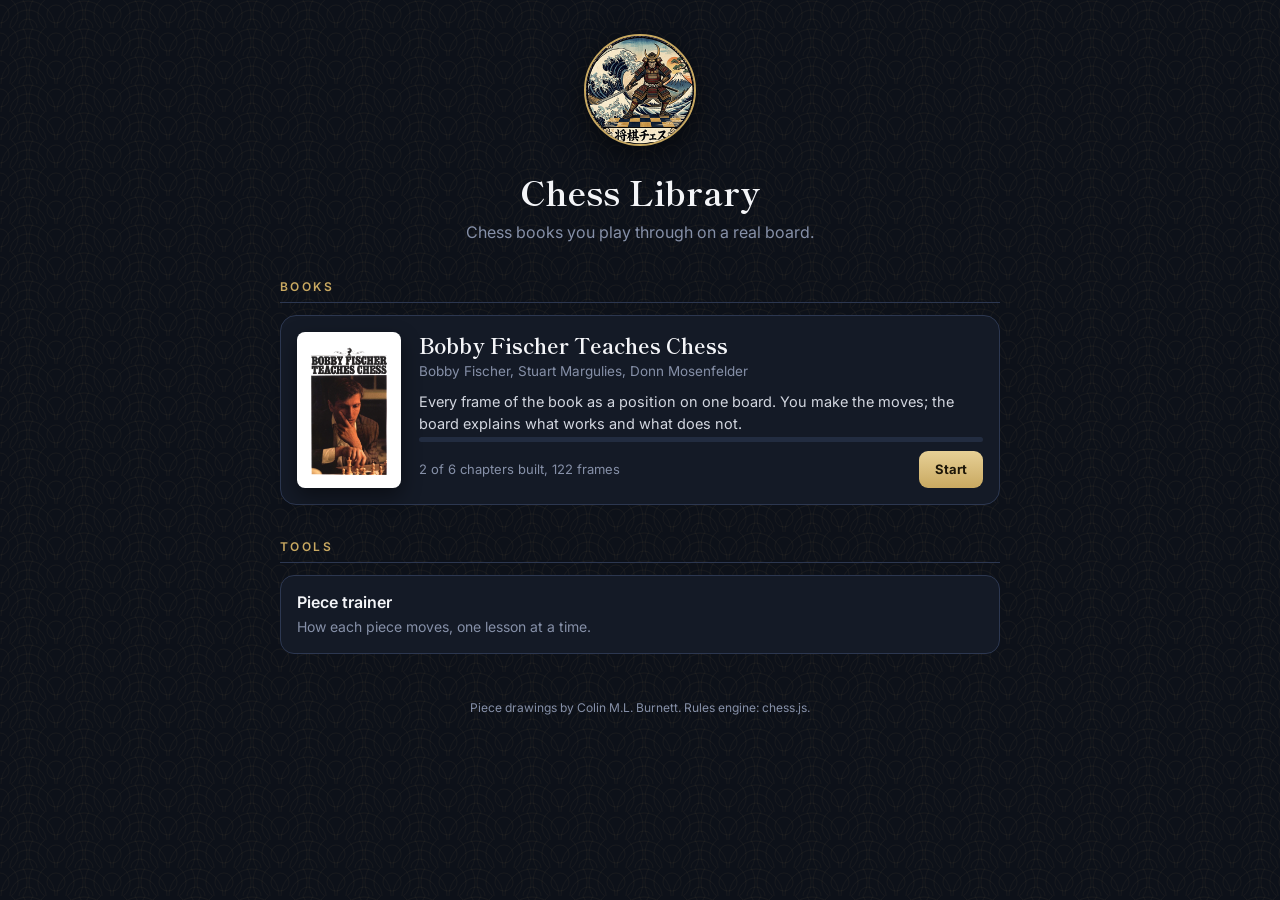
<file: index.html>
<!DOCTYPE html>
<html lang="en">
<head>
<meta charset="UTF-8">
<meta name="viewport" content="width=device-width, initial-scale=1.0, viewport-fit=cover">
<meta name="theme-color" content="#0d1119">
<meta name="mobile-web-app-capable" content="yes">
<meta name="apple-mobile-web-app-capable" content="yes">
<link rel="manifest" href="manifest.json">
<link rel="icon" href="icons/logo-96.png">
<link rel="apple-touch-icon" href="icons/logo-192.png">
<title>Chess Library</title>
<link rel="preconnect" href="https://fonts.googleapis.com">
<link href="https://fonts.googleapis.com/css2?family=Shippori+Mincho:wght@600;700&family=Inter:wght@400;500;600;700&display=swap" rel="stylesheet">
<link rel="stylesheet" href="app/app.css?v=3">
<style>
body { overflow-y: auto; overscroll-behavior: auto; }
.shelf { max-width: 760px; margin: 0 auto; padding: 34px 20px 60px; }
.hero { text-align: center; margin-bottom: 30px; }
.hero img { width: 112px; height: 112px; border-radius: 50%; border: 2px solid var(--gold); box-shadow: 0 10px 30px rgba(0, 0, 0, .5); }
.hero h1 { font: 700 34px var(--serif); color: var(--bright); margin: 14px 0 4px; }
.hero p { margin: 0; color: var(--dim); }
.shelf h2 { font: 600 12px var(--sans); letter-spacing: .2em; text-transform: uppercase; color: var(--gold); margin: 34px 0 12px; padding-bottom: 8px; border-bottom: 1px solid var(--line); }
.book { display: flex; gap: 18px; text-decoration: none; color: inherit; background: var(--navy); border: 1px solid var(--line); border-radius: 16px; padding: 16px; transition: border-color .15s, transform .15s; }
.book:hover { border-color: var(--gold); transform: translateY(-2px); }
.book img { width: 104px; aspect-ratio: 2 / 3; object-fit: cover; border-radius: 8px; box-shadow: 0 8px 20px rgba(0, 0, 0, .45); flex: none; }
.book-body { display: flex; flex-direction: column; min-width: 0; flex: 1; }
.book-title { font: 700 21px var(--serif); color: var(--bright); line-height: 1.25; }
.book-by { color: var(--dim); font-size: 13.5px; margin-top: 3px; }
.book-what { font-size: 14.5px; margin-top: 9px; }
.book-bar { height: 5px; border-radius: 3px; background: var(--panel-2); margin-top: auto; overflow: hidden; }
.book-bar i { display: block; height: 100%; width: 0; background: linear-gradient(90deg, var(--gold), var(--gold-hi)); }
.book-row { display: flex; align-items: center; justify-content: space-between; gap: 10px; margin-top: 9px; font-size: 13px; color: var(--dim); }
.book-go { background: linear-gradient(180deg, var(--gold-hi), var(--gold)); color: #1c1608; font-weight: 700; padding: 8px 16px; border-radius: 9px; white-space: nowrap; }
.due-link { display: block; margin-top: 10px; padding: 11px 16px; border-radius: 12px; border: 1px solid rgba(201, 169, 97, .55); background: rgba(201, 169, 97, .1); color: var(--gold-hi); text-decoration: none; font-weight: 600; }
.due-link[hidden] { display: none; }
.tool { display: block; text-decoration: none; color: inherit; background: var(--navy); border: 1px solid var(--line); border-radius: 14px; padding: 14px 16px; }
.tool:hover { border-color: var(--gold); }
.tool b { color: var(--bright); display: block; font-weight: 600; }
.tool span { color: var(--dim); font-size: 14px; }
.credit { margin-top: 44px; font-size: 12px; color: var(--dim); text-align: center; line-height: 1.6; }
@media (max-width: 480px) { .book img { width: 84px; } .book-title { font-size: 18px; } .book-what { display: none; } }
</style>
</head>
<body>
<div class="shelf">
  <div class="hero">
    <img src="icons/logo-192.png" alt="">
    <h1>Chess Library</h1>
    <p>Chess books you play through on a real board.</p>
  </div>

  <h2>Books</h2>
  <a class="book" href="bobby-fischer/index.html">
    <img src="bobby-fischer/cover.jpg" alt="">
    <div class="book-body">
      <div class="book-title">Bobby Fischer Teaches Chess</div>
      <div class="book-by">Bobby Fischer, Stuart Margulies, Donn Mosenfelder</div>
      <div class="book-what">Every frame of the book as a position on one board. You make the moves; the board explains what works and what does not.</div>
      <div class="book-bar"><i id="bf-bar"></i></div>
      <div class="book-row"><span id="bf-status"></span><span class="book-go" id="bf-go">Start</span></div>
    </div>
  </a>
  <a class="due-link" id="bf-due" href="bobby-fischer/index.html?review=1" hidden></a>

  <h2>Tools</h2>
  <a class="tool" href="trainer/index.html"><b>Piece trainer</b><span>How each piece moves, one lesson at a time.</span></a>

  <p class="credit">Piece drawings by Colin M.L. Burnett. Rules engine: chess.js.</p>
</div>
<script type="module">
import book from './bobby-fischer/book.js';
import { Store } from './app/store.js';
import { Sync } from './app/sync.js';
// progress on the shelf: frames finished out of the frames that are built, and reviews due
const store = new Store(book.id), sync = new Sync(store);
const chapters = [];
for (const meta of book.chapters.filter(c => c.file)) chapters.push((await import('./bobby-fischer/' + meta.file)).default);
function show() {
  let total = 0, done = 0;
  for (const ch of chapters) for (const fr of ch.frames) {
    if (!fr.steps.some(s => s.task)) continue;
    total++;
    if (store.frameStatus(ch.id, fr)) done++;
  }
  const cards = store.cards();
  document.getElementById('bf-bar').style.width = (total ? (done / total) * 100 : 0) + '%';
  const bits = [done ? `${done} of ${total} frames done` : `${chapters.length} of ${book.chapters.length} chapters built, ${total} frames`];
  if (cards.learning || cards.mature) bits.push(`${cards.learning} learning, ${cards.mature} mature`);
  document.getElementById('bf-status').textContent = bits.join(' \u00b7 ');
  document.getElementById('bf-go').textContent = store.data.pos ? 'Continue' : 'Start';
  const due = document.getElementById('bf-due');
  due.hidden = !cards.due;
  due.textContent = `Review ${cards.due} missed ${cards.due === 1 ? 'position' : 'positions'}`;
}
show();
sync.pull().then(show);
document.addEventListener('visibilitychange', () => { if (document.visibilityState === 'visible') sync.pull().then(show); });
if ('serviceWorker' in navigator) navigator.serviceWorker.register('sw.js').catch(() => {});
</script>
</body>
</html>
</file>
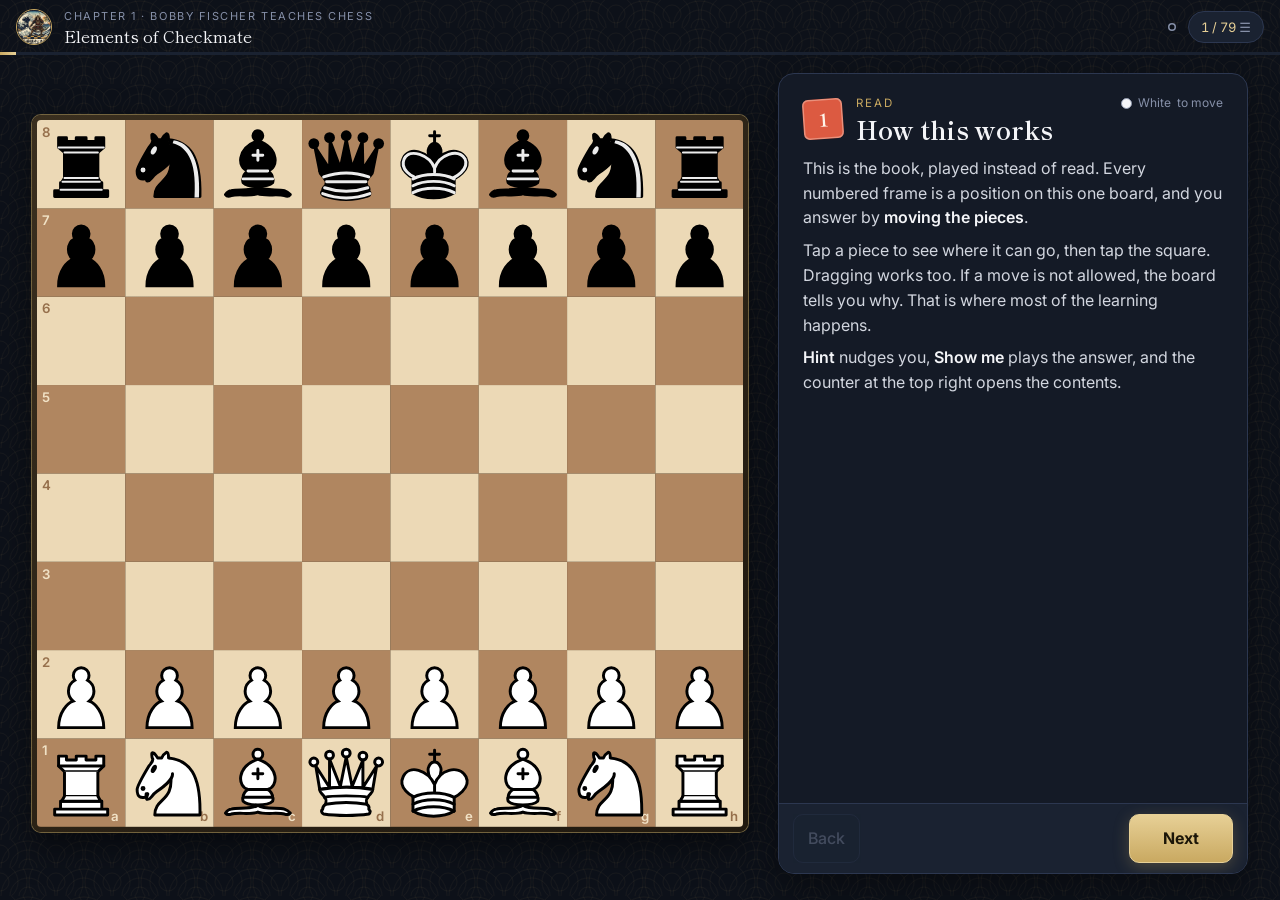
<file: bobby-fischer/index.html>
<!DOCTYPE html>
<html lang="en">
<head>
<meta charset="UTF-8">
<meta name="viewport" content="width=device-width, initial-scale=1.0, viewport-fit=cover">
<meta name="theme-color" content="#0d1119">
<meta name="mobile-web-app-capable" content="yes">
<meta name="apple-mobile-web-app-capable" content="yes">
<link rel="manifest" href="../manifest.json">
<link rel="icon" href="../icons/logo-96.png">
<link rel="apple-touch-icon" href="../icons/logo-192.png">
<title>Bobby Fischer Teaches Chess</title>
<link rel="preconnect" href="https://fonts.googleapis.com">
<link href="https://fonts.googleapis.com/css2?family=Shippori+Mincho:wght@600;700&family=Inter:wght@400;500;600;700&display=swap" rel="stylesheet">
<link rel="stylesheet" href="../app/app.css?v=3">
</head>
<body>
<div id="app"></div>
<script type="module">
import book from './book.js';
import { start } from '../app/player.js';
start(book, new URL('.', import.meta.url));
if ('serviceWorker' in navigator) navigator.serviceWorker.register('../sw.js').catch(() => {});
</script>
</body>
</html>
</file>
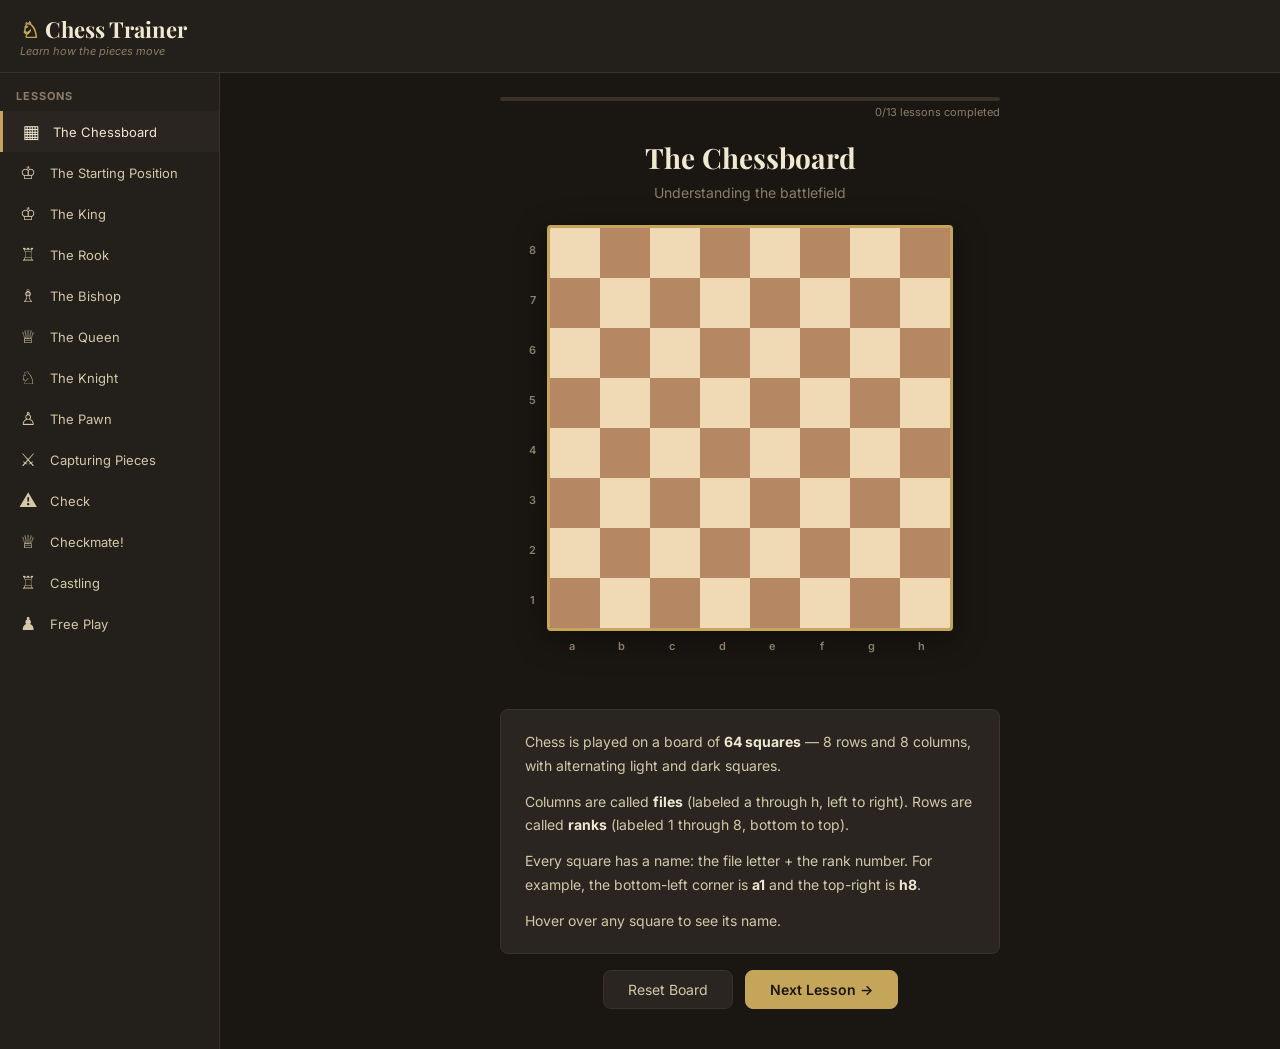
<file: trainer/index.html>
<!DOCTYPE html>
<html lang="en">
<head>
<meta charset="UTF-8">
<meta name="viewport"
  content="width=device-width, initial-scale=1.0">
<title>Chess Trainer — Learn the Pieces</title>
<link href="https://fonts.googleapis.com/css2?family=Playfair+Display:wght@400;700&family=Inter:wght@400;500;600&display=swap" rel="stylesheet">
<style>
:root {
  --bg: #1a1612;
  --bg-raised: #231f1a;
  --bg-card: #2a2520;
  --border: #3a3228;
  --border-gold: #c5a55a;
  --text: #d4c8a8;
  --text-dim: #8a7e68;
  --text-bright: #f0e8d0;
  --accent: #c5a55a;
  --success: #5a8a5a;
  --error: #c45050;
  --light-sq: #f0d9b5;
  --dark-sq: #b58863;
  --highlight: rgba(255,255,100,0.4);
  --move-dot: rgba(90,138,90,0.6);
  --capture-ring: rgba(196,80,80,0.7);
  --radius: 8px;
}
* { margin:0; padding:0; box-sizing:border-box; }
body {
  background: var(--bg);
  color: var(--text);
  font-family: 'Inter', system-ui, sans-serif;
  min-height: 100vh;
}
.app-header {
  display: flex;
  align-items: center;
  justify-content: space-between;
  padding: 14px 20px;
  border-bottom: 1px solid var(--border);
  background: var(--bg-raised);
}
.app-header h1 {
  font-family: 'Playfair Display', serif;
  font-size: 22px;
  font-weight: 700;
  color: var(--text-bright);
}
.app-header h1 span { color: var(--accent); }
.header-sub {
  font-size: 11px;
  color: var(--text-dim);
  font-style: italic;
}
.layout {
  display: flex;
  min-height: calc(100vh - 60px);
}

/* === SIDEBAR === */
.sidebar {
  width: 220px;
  border-right: 1px solid var(--border);
  background: var(--bg-raised);
  padding: 16px 0;
  flex-shrink: 0;
  overflow-y: auto;
}
.sidebar h3 {
  font-size: 11px;
  text-transform: uppercase;
  letter-spacing: 1px;
  color: var(--text-dim);
  padding: 0 16px 8px;
}
.lesson-btn {
  display: flex;
  align-items: center;
  gap: 10px;
  width: 100%;
  padding: 10px 16px;
  border: none;
  background: none;
  color: var(--text);
  font-size: 13px;
  font-family: inherit;
  cursor: pointer;
  text-align: left;
  transition: background 0.15s;
}
.lesson-btn:hover { background: var(--bg-card); }
.lesson-btn.active {
  background: var(--bg-card);
  color: var(--text-bright);
  border-left: 3px solid var(--accent);
}
.lesson-btn .icon { font-size: 18px; width: 24px;
  text-align: center; }
.lesson-btn .check {
  margin-left: auto;
  color: var(--success);
  font-size: 14px;
  display: none;
}
.lesson-btn.completed .check { display: inline; }

/* === MAIN AREA === */
.main {
  flex: 1;
  display: flex;
  flex-direction: column;
  align-items: center;
  padding: 24px;
  overflow-y: auto;
}
.lesson-title {
  font-family: 'Playfair Display', serif;
  font-size: 28px;
  color: var(--text-bright);
  margin-bottom: 8px;
}
.lesson-subtitle {
  font-size: 14px;
  color: var(--text-dim);
  margin-bottom: 24px;
}

/* === CHESS BOARD === */
.board-wrap {
  position: relative;
  margin-bottom: 20px;
}
.board-container {
  display: inline-block;
  border: 3px solid var(--border-gold);
  border-radius: 4px;
  overflow: hidden;
  box-shadow: 0 8px 32px rgba(0,0,0,0.4);
}
.board-container svg { display: block; }
.file-labels, .rank-labels {
  display: flex;
  font-size: 11px;
  color: var(--text-dim);
  font-weight: 600;
}
.file-labels {
  justify-content: space-around;
  padding: 4px 0;
  width: 400px;
}
.rank-labels {
  position: absolute;
  left: -18px;
  top: 0;
  height: 400px;
  flex-direction: column;
  justify-content: space-around;
  align-items: center;
}

/* === INSTRUCTION PANEL === */
.instruction-panel {
  background: var(--bg-card);
  border: 1px solid var(--border);
  border-radius: var(--radius);
  padding: 20px 24px;
  max-width: 500px;
  width: 100%;
  margin-bottom: 16px;
}
.instruction-panel p {
  font-size: 14px;
  line-height: 1.7;
  margin-bottom: 12px;
}
.instruction-panel p:last-child { margin-bottom: 0; }
.instruction-panel strong { color: var(--text-bright); }
.instruction-panel .piece-symbol {
  font-size: 22px;
  vertical-align: middle;
}

/* === CHALLENGE BOX === */
.challenge-box {
  background: rgba(197,165,90,0.1);
  border: 1px solid rgba(197,165,90,0.3);
  border-radius: var(--radius);
  padding: 16px 20px;
  max-width: 500px;
  width: 100%;
  margin-bottom: 16px;
}
.challenge-box h4 {
  font-size: 13px;
  text-transform: uppercase;
  letter-spacing: 0.5px;
  color: var(--accent);
  margin-bottom: 8px;
}
.challenge-box p {
  font-size: 14px;
  line-height: 1.6;
}

/* === FEEDBACK === */
.feedback {
  padding: 12px 20px;
  border-radius: var(--radius);
  max-width: 500px;
  width: 100%;
  margin-bottom: 16px;
  font-size: 14px;
  display: none;
}
.feedback.success {
  display: block;
  background: rgba(90,138,90,0.15);
  border: 1px solid rgba(90,138,90,0.4);
  color: #8fc88f;
}
.feedback.error {
  display: block;
  background: rgba(196,80,80,0.15);
  border: 1px solid rgba(196,80,80,0.4);
  color: #e88;
}

/* === BUTTONS === */
.btn-row {
  display: flex;
  gap: 12px;
  margin-bottom: 16px;
}
.btn {
  padding: 10px 24px;
  border: 1px solid var(--border);
  border-radius: var(--radius);
  background: var(--bg-card);
  color: var(--text);
  font-family: inherit;
  font-size: 14px;
  cursor: pointer;
  transition: all 0.15s;
}
.btn:hover {
  background: var(--bg-raised);
  border-color: var(--accent);
  color: var(--text-bright);
}
.btn-primary {
  background: var(--accent);
  color: #1a1612;
  border-color: var(--accent);
  font-weight: 600;
}
.btn-primary:hover {
  background: #d4b46a;
  border-color: #d4b46a;
  color: #1a1612;
}

/* === PIECE SELECTOR === */
.piece-selector {
  display: flex;
  gap: 8px;
  margin-bottom: 16px;
}
.piece-option {
  width: 50px;
  height: 50px;
  display: flex;
  align-items: center;
  justify-content: center;
  font-size: 32px;
  border: 2px solid var(--border);
  border-radius: var(--radius);
  background: var(--bg-card);
  cursor: pointer;
  transition: all 0.15s;
}
.piece-option:hover {
  border-color: var(--accent);
  background: var(--bg-raised);
}
.piece-option.active {
  border-color: var(--accent);
  background: rgba(197,165,90,0.15);
  box-shadow: 0 0 12px rgba(197,165,90,0.2);
}

/* === PROGRESS BAR === */
.progress-wrap {
  width: 100%;
  max-width: 500px;
  margin-bottom: 20px;
}
.progress-bar {
  height: 4px;
  background: var(--border);
  border-radius: 2px;
  overflow: hidden;
}
.progress-fill {
  height: 100%;
  background: var(--accent);
  transition: width 0.3s ease;
}
.progress-label {
  font-size: 11px;
  color: var(--text-dim);
  margin-top: 4px;
  text-align: right;
}

/* === MOBILE === */
@media (max-width: 700px) {
  .layout { flex-direction: column; }
  .sidebar {
    width: 100%;
    border-right: none;
    border-bottom: 1px solid var(--border);
    padding: 8px 0;
    display: flex;
    overflow-x: auto;
    gap: 0;
  }
  .sidebar h3 { display: none; }
  .lesson-btn {
    flex-direction: column;
    padding: 6px 12px;
    font-size: 11px;
    white-space: nowrap;
    min-width: auto;
  }
  .lesson-btn .icon { font-size: 16px; }
  .lesson-btn.active { border-left: none;
    border-bottom: 2px solid var(--accent); }
  .board-container svg {
    width: 320px; height: 320px;
  }
  .file-labels { width: 320px; }
  .rank-labels { height: 320px; }
  .main { padding: 16px; }
}
</style>
</head>
<body>

<div class="app-header">
  <div>
    <h1><span>&#9816;</span> Chess Trainer</h1>
    <div class="header-sub">
      Learn how the pieces move
    </div>
  </div>
</div>

<div class="layout">
  <nav class="sidebar" id="sidebar">
    <h3>Lessons</h3>
  </nav>

  <main class="main" id="main">
    <!-- content injected by JS -->
  </main>
</div>

<script>
// ================================================
// CHESS ENGINE
// ================================================
const EMPTY = null;
const WHITE = 'w';
const BLACK = 'b';

const PIECES = {
  K: { color: WHITE, type: 'king',   symbol: '\u2654' },
  Q: { color: WHITE, type: 'queen',  symbol: '\u2655' },
  R: { color: WHITE, type: 'rook',   symbol: '\u2656' },
  B: { color: WHITE, type: 'bishop', symbol: '\u2657' },
  N: { color: WHITE, type: 'knight', symbol: '\u2658' },
  P: { color: WHITE, type: 'pawn',   symbol: '\u2659' },
  k: { color: BLACK, type: 'king',   symbol: '\u265A' },
  q: { color: BLACK, type: 'queen',  symbol: '\u265B' },
  r: { color: BLACK, type: 'rook',   symbol: '\u265C' },
  b: { color: BLACK, type: 'bishop', symbol: '\u265D' },
  n: { color: BLACK, type: 'knight', symbol: '\u265E' },
  p: { color: BLACK, type: 'pawn',   symbol: '\u265F' },
};

function newBoard() {
  const b = [];
  for (let i = 0; i < 64; i++) b.push(EMPTY);
  return b;
}

function idx(r, c) { return r * 8 + c; }
function row(i) { return Math.floor(i / 8); }
function col(i) { return i % 8; }
function inBounds(r, c) {
  return r >= 0 && r < 8 && c >= 0 && c < 8;
}

function boardFromFEN(fen) {
  const board = newBoard();
  const parts = fen.split(' ');
  const rows = parts[0].split('/');
  for (let r = 0; r < 8; r++) {
    let c = 0;
    for (const ch of rows[r]) {
      if (ch >= '1' && ch <= '8') {
        c += parseInt(ch);
      } else {
        board[idx(r, c)] = ch;
        c++;
      }
    }
  }
  return board;
}

function startingPosition() {
  return boardFromFEN(
    'rnbqkbnr/pppppppp/8/8/8/8/PPPPPPPP/RNBQKBNR'
  );
}

function pieceColor(p) {
  if (!p) return null;
  return p === p.toUpperCase() ? WHITE : BLACK;
}

function getLegalMoves(board, index, opts) {
  opts = opts || {};
  const piece = board[index];
  if (!piece) return [];
  const info = PIECES[piece];
  const r = row(index), c = col(index);
  const color = info.color;
  const moves = [];

  function addIfValid(tr, tc) {
    if (!inBounds(tr, tc)) return false;
    const target = board[idx(tr, tc)];
    if (target && pieceColor(target) === color)
      return false;
    moves.push(idx(tr, tc));
    return !target; // continue sliding if empty
  }

  function slide(dr, dc) {
    let tr = r + dr, tc = c + dc;
    while (inBounds(tr, tc)) {
      if (!addIfValid(tr, tc)) break;
      tr += dr; tc += dc;
    }
  }

  switch (info.type) {
    case 'king':
      for (let dr = -1; dr <= 1; dr++)
        for (let dc = -1; dc <= 1; dc++)
          if (dr || dc) addIfValid(r + dr, c + dc);
      break;

    case 'queen':
      for (let dr = -1; dr <= 1; dr++)
        for (let dc = -1; dc <= 1; dc++)
          if (dr || dc) slide(dr, dc);
      break;

    case 'rook':
      slide(0, 1); slide(0, -1);
      slide(1, 0); slide(-1, 0);
      break;

    case 'bishop':
      slide(1, 1); slide(1, -1);
      slide(-1, 1); slide(-1, -1);
      break;

    case 'knight':
      const kMoves = [
        [-2,-1],[-2,1],[-1,-2],[-1,2],
        [1,-2],[1,2],[2,-1],[2,1]
      ];
      for (const [dr,dc] of kMoves)
        addIfValid(r + dr, c + dc);
      break;

    case 'pawn':
      const dir = color === WHITE ? -1 : 1;
      const startRow = color === WHITE ? 6 : 1;
      // forward 1
      const f1 = r + dir;
      if (inBounds(f1, c) && !board[idx(f1, c)]) {
        moves.push(idx(f1, c));
        // forward 2 from start
        const f2 = r + dir * 2;
        if (r === startRow && !board[idx(f2, c)])
          moves.push(idx(f2, c));
      }
      // captures
      for (const dc of [-1, 1]) {
        const tc = c + dc;
        if (inBounds(f1, tc)) {
          const target = board[idx(f1, tc)];
          if (target && pieceColor(target) !== color)
            moves.push(idx(f1, tc));
        }
      }
      break;
  }

  return moves;
}

// ================================================
// BOARD RENDERER (SVG)
// ================================================
const SQ = 50; // square size
const BOARD_SIZE = SQ * 8;

function createBoardSVG(container) {
  const ns = 'http://www.w3.org/2000/svg';
  const svg = document.createElementNS(ns, 'svg');
  svg.setAttribute('width', BOARD_SIZE);
  svg.setAttribute('height', BOARD_SIZE);
  svg.setAttribute('viewBox', `0 0 ${BOARD_SIZE} ${BOARD_SIZE}`);

  // draw squares
  for (let r = 0; r < 8; r++) {
    for (let c = 0; c < 8; c++) {
      const rect = document.createElementNS(ns, 'rect');
      rect.setAttribute('x', c * SQ);
      rect.setAttribute('y', r * SQ);
      rect.setAttribute('width', SQ);
      rect.setAttribute('height', SQ);
      rect.setAttribute('fill',
        (r + c) % 2 === 0
        ? 'var(--light-sq)' : 'var(--dark-sq)');
      rect.setAttribute('data-sq', idx(r, c));
      rect.classList.add('sq');
      svg.appendChild(rect);
    }
  }

  // highlight layer
  const hlGroup = document.createElementNS(ns, 'g');
  hlGroup.id = 'highlights';
  svg.appendChild(hlGroup);

  // piece layer
  const pieceGroup = document.createElementNS(ns, 'g');
  pieceGroup.id = 'pieces';
  svg.appendChild(pieceGroup);

  // move indicator layer
  const moveGroup = document.createElementNS(ns, 'g');
  moveGroup.id = 'move-indicators';
  svg.appendChild(moveGroup);

  container.appendChild(svg);
  return svg;
}

function renderPieces(svg, board) {
  const ns = 'http://www.w3.org/2000/svg';
  const g = svg.querySelector('#pieces');
  g.innerHTML = '';
  for (let i = 0; i < 64; i++) {
    if (!board[i]) continue;
    const info = PIECES[board[i]];
    const t = document.createElementNS(ns, 'text');
    t.setAttribute('x', col(i) * SQ + SQ / 2);
    t.setAttribute('y', row(i) * SQ + SQ / 2 + 2);
    t.setAttribute('text-anchor', 'middle');
    t.setAttribute('dominant-baseline', 'central');
    t.setAttribute('font-size', '38');
    t.setAttribute('data-sq', i);
    t.classList.add('piece');
    t.style.cursor = 'pointer';
    t.style.userSelect = 'none';
    // add stroke for contrast
    if (info.color === WHITE) {
      t.setAttribute('fill', '#fff');
      t.setAttribute('stroke', '#333');
      t.setAttribute('stroke-width', '0.5');
    } else {
      t.setAttribute('fill', '#222');
      t.setAttribute('stroke', '#000');
      t.setAttribute('stroke-width', '0.3');
    }
    t.textContent = info.symbol;
    g.appendChild(t);
  }
}

function clearHighlights(svg) {
  svg.querySelector('#highlights').innerHTML = '';
  svg.querySelector('#move-indicators').innerHTML = '';
}

function highlightSquare(svg, index, color) {
  const ns = 'http://www.w3.org/2000/svg';
  const g = svg.querySelector('#highlights');
  const rect = document.createElementNS(ns, 'rect');
  rect.setAttribute('x', col(index) * SQ);
  rect.setAttribute('y', row(index) * SQ);
  rect.setAttribute('width', SQ);
  rect.setAttribute('height', SQ);
  rect.setAttribute('fill', color || 'var(--highlight)');
  rect.style.pointerEvents = 'none';
  g.appendChild(rect);
}

function showMoveIndicators(svg, board, moves) {
  const ns = 'http://www.w3.org/2000/svg';
  const g = svg.querySelector('#move-indicators');
  g.innerHTML = '';
  for (const m of moves) {
    const cx = col(m) * SQ + SQ / 2;
    const cy = row(m) * SQ + SQ / 2;
    if (board[m]) {
      // capture: ring around square
      const ring = document.createElementNS(ns, 'circle');
      ring.setAttribute('cx', cx);
      ring.setAttribute('cy', cy);
      ring.setAttribute('r', SQ / 2 - 3);
      ring.setAttribute('fill', 'none');
      ring.setAttribute('stroke', 'var(--capture-ring)');
      ring.setAttribute('stroke-width', '4');
      ring.style.pointerEvents = 'none';
      g.appendChild(ring);
    } else {
      // empty: small dot
      const dot = document.createElementNS(ns, 'circle');
      dot.setAttribute('cx', cx);
      dot.setAttribute('cy', cy);
      dot.setAttribute('r', 8);
      dot.setAttribute('fill', 'var(--move-dot)');
      dot.style.pointerEvents = 'none';
      g.appendChild(dot);
    }
  }
}

// ================================================
// LESSON DEFINITIONS
// ================================================
const lessons = [
  {
    id: 'board',
    title: 'The Chessboard',
    icon: '&#9638;',
    subtitle: 'Understanding the battlefield',
    setup: () => newBoard(),
    content: `
      <p>Chess is played on a board of <strong>64 squares</strong>
      — 8 rows and 8 columns, with alternating light and
      dark squares.</p>
      <p>Columns are called <strong>files</strong> (labeled
      a through h, left to right). Rows are called
      <strong>ranks</strong> (labeled 1 through 8,
      bottom to top).</p>
      <p>Every square has a name: the file letter + the
      rank number. For example, the bottom-left corner
      is <strong>a1</strong> and the top-right is
      <strong>h8</strong>.</p>
      <p>Hover over any square to see its name.</p>
    `,
    challenge: null,
    interact: 'hover',
  },
  {
    id: 'starting',
    title: 'The Starting Position',
    icon: '&#9812;',
    subtitle: '16 pieces per side, ready for battle',
    setup: startingPosition,
    content: `
      <p>Each side starts with <strong>16 pieces</strong>:
      1 King, 1 Queen, 2 Rooks, 2 Bishops, 2 Knights,
      and 8 Pawns.</p>
      <p>White's pieces start on ranks 1 and 2.
      Black's pieces start on ranks 7 and 8.
      <strong>White always moves first.</strong></p>
      <p>The Queen starts on her own color — the White
      Queen on a light square (d1), the Black Queen on
      a dark square (d8).</p>
      <p>Click any piece to see its name and how it
      moves.</p>
    `,
    challenge: null,
    interact: 'identify',
  },
  {
    id: 'king',
    title: 'The King',
    icon: '&#9812;',
    subtitle: 'One square in any direction',
    setup: () => {
      const b = newBoard();
      b[idx(4, 4)] = 'K'; // e4
      return b;
    },
    content: `
      <p>The <strong>King</strong>
      <span class="piece-symbol">&#9812;</span>
      is the most important piece. If your King is
      captured, you lose the game.</p>
      <p>The King can move <strong>one square</strong>
      in any direction — horizontally, vertically, or
      diagonally. That's 8 possible squares from the
      center, fewer near the edges.</p>
      <p>The King cannot move to a square that is
      attacked by an enemy piece.</p>
    `,
    challenge: {
      text: 'Click the King to see where it can move. Then click a highlighted square to move it there.',
    },
    interact: 'move',
    moveColor: WHITE,
  },
  {
    id: 'rook',
    title: 'The Rook',
    icon: '&#9814;',
    subtitle: 'Horizontal and vertical power',
    setup: () => {
      const b = newBoard();
      b[idx(4, 3)] = 'R'; // d4
      return b;
    },
    content: `
      <p>The <strong>Rook</strong>
      <span class="piece-symbol">&#9814;</span>
      moves any number of squares along a
      <strong>rank or file</strong> (horizontally or
      vertically). It cannot jump over other pieces.</p>
      <p>The Rook is one of the most powerful pieces,
      worth about <strong>5 points</strong>. It's
      especially strong in open positions with few
      pieces blocking its path.</p>
    `,
    challenge: {
      text: 'Click the Rook to see its range. Try moving it around the board.',
    },
    interact: 'move',
    moveColor: WHITE,
  },
  {
    id: 'bishop',
    title: 'The Bishop',
    icon: '&#9815;',
    subtitle: 'Master of the diagonals',
    setup: () => {
      const b = newBoard();
      b[idx(4, 2)] = 'B'; // c4
      return b;
    },
    content: `
      <p>The <strong>Bishop</strong>
      <span class="piece-symbol">&#9815;</span>
      moves any number of squares
      <strong>diagonally</strong>. Like the Rook, it
      cannot jump over other pieces.</p>
      <p>Because it only moves diagonally, a Bishop is
      forever trapped on squares of one color. Your
      light-squared Bishop will never touch a dark
      square, and vice versa. That's why the two
      Bishops together are called a
      <strong>"Bishop pair"</strong> — they complement
      each other.</p>
    `,
    challenge: {
      text: 'Click the Bishop to see its diagonals. Notice it can only reach squares of one color.',
    },
    interact: 'move',
    moveColor: WHITE,
  },
  {
    id: 'queen',
    title: 'The Queen',
    icon: '&#9813;',
    subtitle: 'The most powerful piece',
    setup: () => {
      const b = newBoard();
      b[idx(4, 3)] = 'Q'; // d4
      return b;
    },
    content: `
      <p>The <strong>Queen</strong>
      <span class="piece-symbol">&#9813;</span>
      combines the power of the Rook and Bishop. She
      can move any number of squares in
      <strong>any direction</strong> — horizontally,
      vertically, or diagonally.</p>
      <p>The Queen is the most powerful piece on the
      board, worth about <strong>9 points</strong>.
      But don't bring her out too early — she can be
      chased around by lesser pieces.</p>
    `,
    challenge: {
      text: 'Click the Queen to see her enormous range. She can reach 27 squares from the center!',
    },
    interact: 'move',
    moveColor: WHITE,
  },
  {
    id: 'knight',
    title: 'The Knight',
    icon: '&#9816;',
    subtitle: 'The tricky L-shape jumper',
    setup: () => {
      const b = newBoard();
      b[idx(4, 4)] = 'N'; // e4
      return b;
    },
    content: `
      <p>The <strong>Knight</strong>
      <span class="piece-symbol">&#9816;</span>
      moves in an <strong>L-shape</strong>: two squares
      in one direction and one square perpendicular, or
      vice versa.</p>
      <p>The Knight is the only piece that can
      <strong>jump over</strong> other pieces. It always
      lands on a square of the opposite color from
      where it started.</p>
      <p>From the center, a Knight can reach 8 squares.
      From a corner, only 2. This is why Knights love
      the center and hate the edges — "a Knight on
      the rim is dim."</p>
    `,
    challenge: {
      text: 'Click the Knight to see its L-shaped moves. Try moving it to different spots and notice how its reach changes.',
    },
    interact: 'move',
    moveColor: WHITE,
  },
  {
    id: 'pawn',
    title: 'The Pawn',
    icon: '&#9817;',
    subtitle: 'Small but full of potential',
    setup: () => {
      const b = newBoard();
      b[idx(6, 4)] = 'P'; // e2
      b[idx(3, 3)] = 'p'; // d5 (enemy to capture)
      b[idx(3, 5)] = 'p'; // f5 (enemy to capture)
      return b;
    },
    content: `
      <p>The <strong>Pawn</strong>
      <span class="piece-symbol">&#9817;</span>
      moves <strong>forward one square</strong> at a
      time. On its very first move, it has the option
      to advance <strong>two squares</strong>.</p>
      <p>Pawns capture differently from how they move —
      they capture <strong>one square diagonally
      forward</strong>. A Pawn cannot capture the piece
      directly in front of it.</p>
      <p>If a Pawn reaches the far side of the board
      (rank 8 for White, rank 1 for Black), it
      <strong>promotes</strong> — it transforms into a
      Queen, Rook, Bishop, or Knight of your choice.
      Usually you pick a Queen.</p>
    `,
    challenge: {
      text: 'Click the Pawn on e2. It can advance 1 or 2 squares. Move it forward, then see how it can capture the Black Pawns diagonally.',
    },
    interact: 'move',
    moveColor: WHITE,
  },
  {
    id: 'capture',
    title: 'Capturing Pieces',
    icon: '&#9876;',
    subtitle: 'Remove your opponent\'s army',
    setup: () => {
      const b = newBoard();
      b[idx(4, 3)] = 'R'; // white rook d4
      b[idx(4, 7)] = 'r'; // black rook h4
      b[idx(1, 3)] = 'n'; // black knight d7
      b[idx(7, 3)] = 'p'; // black pawn d1
      return b;
    },
    content: `
      <p>To <strong>capture</strong> an enemy piece,
      move your piece to the square the enemy occupies.
      The enemy piece is removed from the board and
      your piece takes its place.</p>
      <p>You <strong>cannot capture your own
      pieces</strong>. If your own piece is in the way,
      you're blocked (except for the Knight, which
      jumps).</p>
      <p>In the position shown, the White Rook on d4
      can capture any of the three Black pieces. Try
      it!</p>
    `,
    challenge: {
      text: 'Click the White Rook, then click one of the Black pieces to capture it. Captures are shown with a red ring.',
    },
    interact: 'move',
    moveColor: WHITE,
  },
  {
    id: 'check',
    title: 'Check',
    icon: '&#9888;',
    subtitle: 'Your King is under attack!',
    setup: () => {
      const b = newBoard();
      b[idx(0, 7)] = 'k'; // black king h8
      b[idx(7, 0)] = 'R'; // white rook a1
      b[idx(7, 7)] = 'K'; // white king h1
      b[idx(0, 0)] = 'r'; // black rook a8
      return b;
    },
    content: `
      <p>When a piece attacks the enemy King, the King
      is in <strong>check</strong>. The player whose
      King is in check <strong>must</strong> get out
      of check immediately. You cannot make any other
      move.</p>
      <p>There are three ways to escape check:</p>
      <p><strong>1. Capture</strong> the attacking
      piece.<br>
      <strong>2. Block</strong> — place a piece between
      the attacker and your King.<br>
      <strong>3. Flee</strong> — move your King to a
      safe square.</p>
    `,
    challenge: {
      text: 'In this position, both Rooks face each other along rank 1 and file a. Click pieces to explore the tension.',
    },
    interact: 'move',
    moveColor: WHITE,
  },
  {
    id: 'checkmate',
    title: 'Checkmate!',
    icon: '&#9813;',
    subtitle: 'The ultimate goal',
    setup: () => {
      // Classic back-rank mate setup
      const b = newBoard();
      b[idx(0, 6)] = 'k'; // black king g8
      b[idx(1, 5)] = 'p'; // black pawn f7
      b[idx(1, 6)] = 'p'; // black pawn g7
      b[idx(1, 7)] = 'p'; // black pawn h7
      b[idx(7, 3)] = 'R'; // white rook d1
      b[idx(7, 6)] = 'K'; // white king g1
      b[idx(6, 5)] = 'P'; // white pawn f2
      b[idx(6, 6)] = 'P'; // white pawn g2
      b[idx(6, 7)] = 'P'; // white pawn h2
      return b;
    },
    content: `
      <p><strong>Checkmate</strong> is when a King is
      in check and has <strong>no way to
      escape</strong>. The game is over — the side
      that delivers checkmate wins.</p>
      <p>This is the entire goal of chess. Everything
      else — capturing pieces, controlling the center,
      developing your army — serves this one
      purpose.</p>
      <p>In this position, if White moves the Rook to
      d8, it's <strong>checkmate</strong>. The Black
      King is in check from the Rook, and can't
      capture it (too far), can't block it (no pieces
      available), and can't flee (f8, g8, h8 are
      all covered by the Rook, and f7, g7, h7 are
      blocked by Black's own Pawns).</p>
      <p>This is called a <strong>back-rank
      mate</strong> — one of the most common patterns
      you'll learn in Fischer's book.</p>
    `,
    challenge: {
      text: 'Click the White Rook on d1 and deliver checkmate by moving it to d8!',
      targetMove: { from: idx(7, 3), to: idx(0, 3) },
    },
    interact: 'puzzle',
    moveColor: WHITE,
  },
  {
    id: 'castling',
    title: 'Castling',
    icon: '&#9814;',
    subtitle: 'The King\'s special escape',
    setup: () => {
      const b = newBoard();
      b[idx(7, 4)] = 'K'; // white king e1
      b[idx(7, 7)] = 'R'; // white rook h1
      b[idx(7, 0)] = 'R'; // white rook a1
      b[idx(6, 0)] = 'P';
      b[idx(6, 1)] = 'P';
      b[idx(6, 2)] = 'P';
      b[idx(6, 5)] = 'P';
      b[idx(6, 6)] = 'P';
      b[idx(6, 7)] = 'P';
      return b;
    },
    content: `
      <p><strong>Castling</strong> is a special move
      where the King and a Rook move simultaneously.
      It's the only time two pieces move in one
      turn.</p>
      <p><strong>Kingside castling</strong> (short):
      the King moves two squares toward h1, and the
      Rook jumps to the other side of the King
      (f1).</p>
      <p><strong>Queenside castling</strong> (long):
      the King moves two squares toward a1, and the
      Rook jumps to d1.</p>
      <p><strong>Rules:</strong> You can only castle
      if: (1) neither the King nor the Rook has moved
      yet, (2) no pieces are between them, (3) the
      King is not in check, and (4) the King doesn't
      pass through or land on an attacked square.</p>
      <p>Castling is vital — it gets your King to
      safety and activates your Rook in one move.</p>
    `,
    challenge: {
      text: 'This position shows White ready to castle either side. In a real game, you\'d want to castle early for King safety.',
    },
    interact: 'move',
    moveColor: WHITE,
  },
  {
    id: 'practice',
    title: 'Free Play',
    icon: '&#9823;',
    subtitle: 'Explore the full starting position',
    setup: startingPosition,
    content: `
      <p>Now you know how all the pieces move!
      Here's the full starting position. Click any
      White piece to see where it can go, then make
      moves.</p>
      <p>Notice that at the start, only the
      <strong>Knights</strong> and <strong>Pawns</strong>
      can move — everything else is blocked. This is
      why openings usually begin with Pawn moves to
      clear paths for the Bishops and Queen.</p>
      <p>When you're comfortable with the piece
      movements, you'll be ready for Chapter 1 of
      Fischer's book: <strong>Elements of
      Checkmate</strong>.</p>
    `,
    challenge: {
      text: 'Explore freely! Click any piece to see its moves. Try developing your pieces — move Pawns to open lines, bring out Knights and Bishops.',
    },
    interact: 'free',
  },
];

// ================================================
// APP STATE
// ================================================
let currentLesson = 0;
let board = newBoard();
let selectedSq = -1;
let legalMoves = [];
let svg = null;
let completedLessons = new Set();
let moveCount = 0;

// Load progress from localStorage
const STORAGE_KEY = 'chess-trainer-progress';
function loadProgress() {
  try {
    const d = JSON.parse(
      localStorage.getItem(STORAGE_KEY) || '[]'
    );
    completedLessons = new Set(d);
  } catch(e) {}
}
function saveProgress() {
  localStorage.setItem(STORAGE_KEY,
    JSON.stringify([...completedLessons])
  );
}

// ================================================
// RENDER SIDEBAR
// ================================================
function renderSidebar() {
  const sb = document.getElementById('sidebar');
  sb.innerHTML = '<h3>Lessons</h3>';
  lessons.forEach((l, i) => {
    const btn = document.createElement('button');
    btn.className = 'lesson-btn';
    if (i === currentLesson) btn.classList.add('active');
    if (completedLessons.has(l.id))
      btn.classList.add('completed');
    btn.innerHTML = `
      <span class="icon">${l.icon}</span>
      <span>${l.title}</span>
      <span class="check">&#10003;</span>
    `;
    btn.onclick = () => loadLesson(i);
    sb.appendChild(btn);
  });
}

// ================================================
// RENDER LESSON
// ================================================
function loadLesson(index) {
  currentLesson = index;
  const lesson = lessons[index];
  board = lesson.setup();
  selectedSq = -1;
  legalMoves = [];
  moveCount = 0;

  const main = document.getElementById('main');
  main.innerHTML = '';

  // progress bar
  const pw = document.createElement('div');
  pw.className = 'progress-wrap';
  const pct = Math.round(
    (completedLessons.size / lessons.length) * 100
  );
  pw.innerHTML = `
    <div class="progress-bar">
      <div class="progress-fill"
        style="width:${pct}%"></div>
    </div>
    <div class="progress-label">
      ${completedLessons.size}/${lessons.length}
      lessons completed
    </div>
  `;
  main.appendChild(pw);

  // title
  const h = document.createElement('h2');
  h.className = 'lesson-title';
  h.textContent = lesson.title;
  main.appendChild(h);

  const sub = document.createElement('div');
  sub.className = 'lesson-subtitle';
  sub.textContent = lesson.subtitle;
  main.appendChild(sub);

  // board
  const bwrap = document.createElement('div');
  bwrap.className = 'board-wrap';

  const rl = document.createElement('div');
  rl.className = 'rank-labels';
  for (let r = 8; r >= 1; r--) {
    const s = document.createElement('span');
    s.textContent = r;
    rl.appendChild(s);
  }
  bwrap.appendChild(rl);

  const bc = document.createElement('div');
  bc.className = 'board-container';
  svg = createBoardSVG(bc);
  bwrap.appendChild(bc);

  const fl = document.createElement('div');
  fl.className = 'file-labels';
  for (const f of 'abcdefgh') {
    const s = document.createElement('span');
    s.textContent = f;
    fl.appendChild(s);
  }
  bwrap.appendChild(fl);

  main.appendChild(bwrap);

  renderPieces(svg, board);

  // square name tooltip for board lesson
  if (lesson.interact === 'hover') {
    const tip = document.createElement('div');
    tip.id = 'sq-tooltip';
    tip.style.cssText = `
      text-align:center; font-size:18px;
      color:var(--text-bright); font-weight:600;
      height:28px; margin-top:-4px; margin-bottom:8px;
    `;
    tip.textContent = '\u00A0';
    // insert after board
    main.insertBefore(tip,
      bwrap.nextSibling);
  }

  // instruction panel
  const ip = document.createElement('div');
  ip.className = 'instruction-panel';
  ip.innerHTML = lesson.content;
  main.appendChild(ip);

  // challenge box
  if (lesson.challenge) {
    const cb = document.createElement('div');
    cb.className = 'challenge-box';
    cb.innerHTML = `
      <h4>Try It</h4>
      <p>${lesson.challenge.text}</p>
    `;
    main.appendChild(cb);
  }

  // feedback area
  const fb = document.createElement('div');
  fb.className = 'feedback';
  fb.id = 'feedback';
  main.appendChild(fb);

  // navigation buttons
  const btnRow = document.createElement('div');
  btnRow.className = 'btn-row';
  if (index > 0) {
    const prev = document.createElement('button');
    prev.className = 'btn';
    prev.textContent = 'Previous';
    prev.onclick = () => loadLesson(index - 1);
    btnRow.appendChild(prev);
  }

  const reset = document.createElement('button');
  reset.className = 'btn';
  reset.textContent = 'Reset Board';
  reset.onclick = () => {
    board = lesson.setup();
    selectedSq = -1;
    legalMoves = [];
    moveCount = 0;
    clearHighlights(svg);
    renderPieces(svg, board);
    hideFeedback();
  };
  btnRow.appendChild(reset);

  if (index < lessons.length - 1) {
    const next = document.createElement('button');
    next.className = 'btn btn-primary';
    next.textContent = 'Next Lesson \u2192';
    next.onclick = () => {
      completedLessons.add(lesson.id);
      saveProgress();
      loadLesson(index + 1);
    };
    btnRow.appendChild(next);
  } else {
    const done = document.createElement('button');
    done.className = 'btn btn-primary';
    done.textContent = 'Complete! \u2713';
    done.onclick = () => {
      completedLessons.add(lesson.id);
      saveProgress();
      renderSidebar();
      showFeedback(
        'Congratulations! You\'ve completed all the '
        + 'lessons. You\'re ready for Chapter 1 of '
        + 'Bobby Fischer Teaches Chess!',
        'success'
      );
    };
    btnRow.appendChild(done);
  }
  main.appendChild(btnRow);

  // set up click handler
  svg.onclick = handleBoardClick;
  if (lesson.interact === 'hover') {
    svg.onmousemove = handleBoardHover;
    svg.onmouseleave = () => {
      const tip = document.getElementById('sq-tooltip');
      if (tip) tip.textContent = '\u00A0';
      clearHighlights(svg);
    };
  } else {
    svg.onmousemove = null;
    svg.onmouseleave = null;
  }

  renderSidebar();
}

// ================================================
// INTERACTION HANDLERS
// ================================================
function sqFromEvent(e) {
  const rect = svg.getBoundingClientRect();
  const scaleX = BOARD_SIZE / rect.width;
  const scaleY = BOARD_SIZE / rect.height;
  const x = (e.clientX - rect.left) * scaleX;
  const y = (e.clientY - rect.top) * scaleY;
  const c = Math.floor(x / SQ);
  const r = Math.floor(y / SQ);
  if (!inBounds(r, c)) return -1;
  return idx(r, c);
}

function sqName(index) {
  return 'abcdefgh'[col(index)] + (8 - row(index));
}

function handleBoardHover(e) {
  const i = sqFromEvent(e);
  if (i < 0) return;
  const tip = document.getElementById('sq-tooltip');
  if (tip) tip.textContent = sqName(i);
  clearHighlights(svg);
  highlightSquare(svg, i, 'rgba(197,165,90,0.3)');
}

function handleBoardClick(e) {
  const lesson = lessons[currentLesson];
  const i = sqFromEvent(e);
  if (i < 0) return;

  if (lesson.interact === 'hover') return;
  if (lesson.interact === 'identify') {
    // show piece name
    if (board[i]) {
      const info = PIECES[board[i]];
      const colorName = info.color === WHITE
        ? 'White' : 'Black';
      const typeName = info.type.charAt(0).toUpperCase()
        + info.type.slice(1);
      showFeedback(
        `${info.symbol} ${colorName} ${typeName}`,
        'success'
      );
    }
    return;
  }

  // move/puzzle/free modes
  if (selectedSq >= 0 && legalMoves.includes(i)) {
    // make the move
    const piece = board[selectedSq];
    const captured = board[i];
    board[i] = piece;
    board[selectedSq] = EMPTY;
    selectedSq = -1;
    legalMoves = [];
    moveCount++;
    clearHighlights(svg);
    renderPieces(svg, board);

    if (captured) {
      const ci = PIECES[captured];
      showFeedback(
        `Captured the ${ci.color === WHITE ? 'White'
        : 'Black'} ${ci.type}!`, 'success'
      );
    }

    // puzzle check
    if (lesson.interact === 'puzzle'
        && lesson.challenge.targetMove) {
      const tm = lesson.challenge.targetMove;
      if (i === tm.to) {
        showFeedback(
          'Checkmate! Brilliant — the King has no '
          + 'escape. This is the back-rank mate '
          + 'pattern you\'ll see throughout '
          + 'Fischer\'s book.',
          'success'
        );
        completedLessons.add(lesson.id);
        saveProgress();
        renderSidebar();
      }
    }

    if (moveCount >= 3 && !completedLessons.has(
        lesson.id) && lesson.interact !== 'puzzle') {
      completedLessons.add(lesson.id);
      saveProgress();
      renderSidebar();
    }
    return;
  }

  // select a piece
  const piece = board[i];
  if (piece) {
    const pc = pieceColor(piece);
    // in move/puzzle mode, only allow moving
    // the right color
    if (lesson.moveColor && pc !== lesson.moveColor) {
      showFeedback(
        'That\'s a '
        + (pc === WHITE ? 'White' : 'Black')
        + ' piece. Try clicking a '
        + (lesson.moveColor === WHITE
          ? 'White' : 'Black')
        + ' piece instead.',
        'error'
      );
      return;
    }

    selectedSq = i;
    legalMoves = getLegalMoves(board, i);
    clearHighlights(svg);
    highlightSquare(svg, i, 'var(--highlight)');
    showMoveIndicators(svg, board, legalMoves);

    const info = PIECES[piece];
    if (legalMoves.length === 0) {
      showFeedback(
        `The ${info.type} has no legal moves from `
        + `this square.`, 'error'
      );
    } else {
      hideFeedback();
    }
  } else {
    // clicked empty square with no selection
    selectedSq = -1;
    legalMoves = [];
    clearHighlights(svg);
    hideFeedback();
  }
}

function showFeedback(msg, type) {
  const fb = document.getElementById('feedback');
  if (!fb) return;
  fb.textContent = msg;
  fb.className = 'feedback ' + type;
}
function hideFeedback() {
  const fb = document.getElementById('feedback');
  if (!fb) return;
  fb.className = 'feedback';
}

// ================================================
// INIT
// ================================================
loadProgress();
loadLesson(0);
</script>
</body>
</html>
</file>
<file: app/app.css>
/* Chess Library: ink, indigo and gold. One board, one lesson card. */
:root {
  --ink: #0d1119;
  --navy: #141a26;
  --panel: #1a2231;
  --panel-2: #222c40;
  --line: #2c3750;
  --gold: #c9a961;
  --gold-hi: #e7d096;
  --text: #d2d6df;
  --dim: #8690a8;
  --bright: #f4f5f8;
  --red: #dc5a41;
  --jade: #7cc9a0;
  --sq-light: #ecd9b6;
  --sq-dark: #b08660;
  --serif: 'Shippori Mincho', 'Playfair Display', Georgia, 'Times New Roman', serif;
  --sans: Inter, system-ui, -apple-system, 'Segoe UI', Roboto, sans-serif;
}
* { box-sizing: border-box; }
html, body { height: 100%; margin: 0; }
body {
  background-color: var(--ink);
  /* seigaiha: the wave pattern, barely there */
  background-image: url("data:image/svg+xml,%3Csvg xmlns='http://www.w3.org/2000/svg' width='56' height='28' viewBox='0 0 56 28'%3E%3Cg fill='none' stroke='%23c9a961' stroke-opacity='.055' stroke-width='1'%3E%3Ccircle cx='28' cy='28' r='27'/%3E%3Ccircle cx='28' cy='28' r='18'/%3E%3Ccircle cx='28' cy='28' r='9'/%3E%3Ccircle cx='0' cy='14' r='27'/%3E%3Ccircle cx='0' cy='14' r='18'/%3E%3Ccircle cx='0' cy='14' r='9'/%3E%3Ccircle cx='56' cy='14' r='27'/%3E%3Ccircle cx='56' cy='14' r='18'/%3E%3Ccircle cx='56' cy='14' r='9'/%3E%3C/g%3E%3C/svg%3E");
  color: var(--text);
  font-family: var(--sans);
  font-size: 16px;
  line-height: 1.55;
  -webkit-font-smoothing: antialiased;
  -webkit-tap-highlight-color: transparent;
  overscroll-behavior: none;
}
button { font: inherit; color: inherit; }

#app { height: 100vh; height: 100dvh; display: flex; flex-direction: column; }

/* ---------- top bar ---------- */
.bar { display: flex; align-items: center; gap: 10px; padding: 6px 12px 5px; flex: none; }
.bar-home img { width: 32px; height: 32px; border-radius: 50%; border: 1.5px solid var(--gold); display: block; object-fit: cover; }
.bar-title { flex: 1; min-width: 0; }
.bar-book { font-size: 10px; letter-spacing: .14em; text-transform: uppercase; color: var(--dim); white-space: nowrap; overflow: hidden; text-overflow: ellipsis; }
.bar-chapter { font-family: var(--serif); font-size: 16.5px; color: var(--bright); white-space: nowrap; overflow: hidden; text-overflow: ellipsis; line-height: 1.25; }
.bar-count {
  flex: none; background: var(--panel); border: 1px solid var(--line); border-radius: 999px;
  padding: 5px 12px; font-size: 13px; font-variant-numeric: tabular-nums; color: var(--gold-hi); cursor: pointer; white-space: nowrap;
}
.bar-count::after { content: ' \2630'; color: var(--dim); }
.bar-sync { flex: none; width: 8px; height: 8px; border-radius: 50%; background: transparent; transition: background .3s; }
.bar-sync[data-state="ok"] { background: var(--jade); }
.bar-sync[data-state="syncing"] { background: var(--gold); animation: pulse-dot 1s ease-in-out infinite; }
.bar-sync[data-state="offline"] { background: transparent; box-shadow: inset 0 0 0 1.5px var(--dim); }
@keyframes pulse-dot { 50% { opacity: .35; } }
.progress { height: 3px; background: var(--panel); flex: none; }
.progress-fill { height: 100%; width: 0; background: linear-gradient(90deg, var(--gold), var(--gold-hi)); transition: width .35s ease; }

/* ---------- stage: on a phone the board sits above a lesson sheet ---------- */
.stage { flex: 1; min-height: 0; display: flex; flex-direction: column; }
.board-wrap { flex: none; display: flex; flex-direction: column; align-items: center; padding: 7px 8px 8px; }
.board-frame {
  width: min(100vw - 16px, 100vh - 336px); width: min(100vw - 16px, 100dvh - 336px);
  min-width: 232px; max-width: 640px; aspect-ratio: 1;
  padding: 5px; border-radius: 9px;
  background: linear-gradient(145deg, #3a2f1f, #20190f);
  box-shadow: 0 0 0 1px rgba(201, 169, 97, .55), 0 10px 26px rgba(0, 0, 0, .5);
}
.board { position: relative; width: 100%; height: 100%; }
.board svg { display: block; width: 100%; height: 100%; border-radius: 4px; touch-action: none; user-select: none; -webkit-user-select: none; }

.sq.light { fill: var(--sq-light); }
.sq.dark { fill: var(--sq-dark); }
.sq.picked { fill: #e8c25a; }
.coord { font: 600 15px var(--sans); pointer-events: none; }
.coord.on-light { fill: #96704c; }
.coord.on-dark { fill: #f1e2c6; }
.piece { cursor: grab; transition: transform .24s cubic-bezier(.2, .75, .3, 1), opacity .25s; }
.piece.no-anim, .piece.dragging { transition: none; }
.piece.dragging { cursor: grabbing; filter: drop-shadow(0 7px 5px rgba(0, 0, 0, .35)); }
.piece.arrive { animation: arrive .42s ease-out; }
.piece.leave { opacity: 0; }
.piece > g.shake { animation: shake .36s; }
@keyframes arrive { from { opacity: 0; } to { opacity: 1; } }
@keyframes shake {
  0%, 100% { transform: scale(2.2222) translateX(0); }
  25% { transform: scale(2.2222) translateX(-2.6px); }
  75% { transform: scale(2.2222) translateX(2.6px); }
}
.mark { pointer-events: none; }
.mark.last { fill: rgba(250, 214, 92, .42); }
.mark.good { fill: rgba(98, 190, 140, .62); }
.mark.bad { fill: rgba(220, 90, 65, .6); }
.mark.ask { fill: rgba(111, 168, 220, .45); }
.mark.ring { fill: rgba(250, 214, 92, .2); stroke: #f6d76b; stroke-width: 7; animation: pulse 1.3s ease-in-out infinite; }
@keyframes pulse { 50% { stroke-opacity: .25; } }
.dot { fill: rgba(22, 30, 22, .3); pointer-events: none; }
.ring-dot { fill: none; stroke: rgba(22, 30, 22, .32); stroke-width: 9; pointer-events: none; }
.arrows { pointer-events: none; }
.arrow { stroke-width: 15; stroke-linecap: round; opacity: .88; }
.arrow.gold { stroke: #e3b23c; } .ah.gold { fill: #e3b23c; }
.arrow.red { stroke: #d9462b; } .ah.red { fill: #d9462b; }
.arrow.green { stroke: #3fa66f; } .ah.green { fill: #3fa66f; }
.arrow.blue { stroke: #4a8fd0; } .ah.blue { fill: #4a8fd0; }
.label-disc { fill: rgba(16, 21, 31, .86); stroke: var(--gold); stroke-width: 2; pointer-events: none; }
.label { fill: var(--gold-hi); font: 700 38px var(--serif); pointer-events: none; }

.promo {
  position: absolute; inset: 0; z-index: 3; display: flex; flex-direction: column; align-items: center; justify-content: center; gap: 12px;
  background: rgba(13, 17, 25, .82); border-radius: 4px;
}
.promo[hidden] { display: none; }
.promo-title { font-family: var(--serif); font-size: 20px; color: var(--bright); }
.promo-row { display: flex; gap: 10px; }
.promo-row button { width: 21%; min-width: 58px; aspect-ratio: 1; background: var(--sq-light); border: 2px solid var(--gold); border-radius: 10px; padding: 4px; cursor: pointer; }
.promo-row svg { width: 100%; height: 100%; display: block; }
.promo-cancel { background: none; border: 0; color: var(--dim); text-decoration: underline; cursor: pointer; padding: 8px; }

/* ---------- lesson card ---------- */
.card {
  flex: 1; min-height: 0; display: flex; flex-direction: column;
  background: var(--navy); border-top: 1px solid var(--line); border-radius: 18px 18px 0 0;
  box-shadow: 0 -10px 28px rgba(0, 0, 0, .38); overflow: hidden;
}
.card-scroll {
  flex: 1; min-height: 0; overflow-y: auto; padding: 11px 16px 12px; display: flex; flex-direction: column;
}
/* more text below the fold: fade the bottom edge so it reads as scrollable */
.card-scroll.more {
  -webkit-mask-image: linear-gradient(to bottom, #000 calc(100% - 22px), transparent);
  mask-image: linear-gradient(to bottom, #000 calc(100% - 22px), transparent);
}
.card-scroll > * { flex: none; }
.head { display: grid; grid-template-columns: auto 1fr auto; column-gap: 11px; align-items: center; margin-bottom: 7px; }
.seal {
  grid-row: 1 / span 2; min-width: 34px; height: 34px; padding: 0 6px; display: inline-flex; align-items: center; justify-content: center;
  background: var(--red); color: #fff5ea; font: 700 16px var(--serif); border-radius: 6px; transform: rotate(-4deg);
  box-shadow: inset 0 0 0 1.5px rgba(255, 245, 234, .35);
}
.head-text { display: contents; }
.kind { grid-column: 2; grid-row: 1; font-size: 10.5px; letter-spacing: .16em; text-transform: uppercase; color: var(--gold); line-height: 1.3; }
.title { grid-column: 2 / span 2; grid-row: 2; font-family: var(--serif); font-weight: 700; font-size: 20px; line-height: 1.2; color: var(--bright); margin: 1px 0 0; }
.head-side { grid-column: 3; grid-row: 1; display: flex; align-items: center; gap: 9px; }
.pips { display: flex; gap: 4px; }
.pips:empty { display: none; }
.pips i { width: 13px; height: 4px; border-radius: 2px; background: var(--line); }
.pips i.past { background: var(--dim); }
.pips i.on { background: var(--gold-hi); }
.turn { display: flex; align-items: center; gap: 6px; font-size: 12px; color: var(--dim); white-space: nowrap; }
.turn-dot { width: 11px; height: 11px; border-radius: 50%; border: 1.5px solid #9099ae; }
.turn-dot.w { background: #f4f5f8; }
.turn-dot.b { background: #05070b; }
.say { color: var(--text); font-size: 15.5px; line-height: 1.5; }
.say p { margin: 0 0 8px; }
.say b, .say strong, .feedback b { color: var(--bright); font-weight: 600; }
.say em { color: var(--gold-hi); font-style: normal; }
.ask { margin: 2px 0 2px; padding: 7px 12px; border-left: 3px solid var(--gold); background: rgba(201, 169, 97, .09); border-radius: 0 8px 8px 0; color: var(--bright); font-weight: 500; font-size: 15.5px; line-height: 1.45; }
.ask[hidden] { display: none; }
.choices { display: flex; flex-direction: column; gap: 7px; margin-top: 7px; }
.choices:empty { display: none; }
.choice {
  text-align: left; padding: 9px 13px; border-radius: 10px; border: 1px solid var(--line); background: var(--panel-2); font-size: 15px;
  cursor: pointer; transition: border-color .15s, background .15s;
}
.choice:hover:not(:disabled) { border-color: var(--gold); }
.choice.call { border-style: dashed; color: var(--gold-hi); }
.choice.right { border-color: var(--jade); background: rgba(124, 201, 160, .14); color: var(--bright); }
.choice.wrong { border-color: var(--red); background: rgba(220, 90, 65, .12); color: var(--dim); text-decoration: line-through; }
.choice:disabled { cursor: default; }
.feedback { order: -1; margin: 0 0 7px; padding: 8px 12px; border-radius: 10px; border: 1px solid; font-size: 15px; line-height: 1.45; animation: rise .22s ease-out; }
.head { order: -2; }
.due {
  order: -3; display: flex; align-items: center; gap: 6px; width: 100%; margin: 0 0 9px; padding: 8px 12px; text-align: left;
  border-radius: 10px; border: 1px solid rgba(201, 169, 97, .55); background: rgba(201, 169, 97, .1); color: var(--gold-hi); font-size: 14.5px; cursor: pointer;
}
.due[hidden] { display: none; }
.due b { color: var(--bright); }
.due span { margin-left: auto; padding: 3px 11px; border-radius: 7px; background: linear-gradient(180deg, var(--gold-hi), var(--gold)); color: #1c1608; font-weight: 700; font-size: 13.5px; }
.feedback .note { display: block; margin-top: 5px; font-size: .92em; opacity: .8; }
.card.has-feedback .say { display: none; }
.feedback[hidden] { display: none; }
.feedback.yes { border-color: rgba(124, 201, 160, .55); background: rgba(124, 201, 160, .1); color: #d9f2e4; }
.feedback.no { border-color: rgba(220, 90, 65, .6); background: rgba(220, 90, 65, .1); color: #f6d9d2; }
.feedback.info { border-color: rgba(201, 169, 97, .5); background: rgba(201, 169, 97, .08); color: var(--gold-hi); }
@keyframes rise { from { opacity: 0; transform: translateY(5px); } }
.tally { list-style: none; padding: 0; margin: 8px 0; display: grid; grid-template-columns: 1fr 1fr; gap: 8px; }
.tally li { background: var(--panel); border: 1px solid var(--line); border-radius: 10px; padding: 8px 12px; color: var(--dim); }
.tally b { display: block; font: 700 22px var(--serif); color: var(--gold-hi); }

.nav { flex: none; display: flex; gap: 7px; padding: 7px 12px calc(7px + env(safe-area-inset-bottom)); border-top: 1px solid var(--line); background: var(--panel); }
.btn { border-radius: 10px; padding: 9px 13px; border: 1px solid var(--line); background: var(--panel-2); cursor: pointer; font-weight: 500; font-size: 15px; white-space: nowrap; }
.btn.ghost { background: transparent; color: var(--dim); }
.btn.ghost:hover:not(:disabled) { color: var(--bright); border-color: var(--dim); }
.btn:disabled { opacity: .38; cursor: default; }
.btn[hidden] { display: none; }
.btn.next { margin-left: auto; min-width: 96px; color: var(--dim); }
.btn.next.ready { background: linear-gradient(180deg, var(--gold-hi), var(--gold)); border-color: var(--gold-hi); color: #1c1608; font-weight: 700; box-shadow: 0 4px 16px rgba(201, 169, 97, .28); }

/* ---------- contents ---------- */
.drawer { position: fixed; inset: 0; z-index: 10; background: rgba(6, 8, 13, .66); display: flex; justify-content: flex-end; }
.drawer[hidden] { display: none; }
.drawer-panel { width: min(440px, 100%); height: 100%; background: var(--navy); border-left: 1px solid var(--line); display: flex; flex-direction: column; animation: slide .22s ease-out; }
@keyframes slide { from { transform: translateX(40px); opacity: 0; } }
.drawer-head { display: flex; align-items: center; justify-content: space-between; padding: 14px 18px; border-bottom: 1px solid var(--line); }
.drawer-head h2 { margin: 0; font: 700 20px var(--serif); color: var(--bright); }
.drawer-body { flex: 1; overflow-y: auto; padding: 8px 18px 28px; }
.toc-review { padding: 6px 0 14px; border-bottom: 1px solid var(--line); }
.toc-review h3 { font: 600 16px var(--serif); color: var(--bright); margin: 12px 0 6px; }
.toc-review p { margin: 0 0 10px; font-size: 14px; color: var(--dim); line-height: 1.5; }
.toc-review p b { color: var(--gold-hi); }
.toc-review .btn { width: 100%; margin: 0; }
.toc-chapter h3 { font: 600 16px var(--serif); color: var(--bright); margin: 18px 0 9px; display: flex; align-items: center; gap: 9px; }
.toc-chapter h3 span { width: 24px; height: 24px; border-radius: 4px; background: var(--red); color: #fff5ea; font-size: 13px; display: inline-flex; align-items: center; justify-content: center; }
.toc-soon { color: var(--dim); font-size: 14px; margin: 0; }
.toc-grid { display: grid; grid-template-columns: repeat(auto-fill, minmax(40px, 1fr)); gap: 6px; }
.toc-frame { aspect-ratio: 1; border-radius: 8px; border: 1px solid var(--line); background: var(--panel); color: var(--dim); font-size: 13px; font-variant-numeric: tabular-nums; cursor: pointer; padding: 0; }
.toc-frame.ok { background: rgba(124, 201, 160, .2); border-color: rgba(124, 201, 160, .55); color: #d9f2e4; }
.toc-frame.retry { background: rgba(201, 169, 97, .18); border-color: rgba(201, 169, 97, .55); color: var(--gold-hi); }
.toc-frame.shown { background: rgba(220, 90, 65, .14); border-color: rgba(220, 90, 65, .5); color: #f6d9d2; }
.toc-frame.here { outline: 2px solid var(--gold-hi); outline-offset: 1px; color: var(--bright); }
.toc-legend { display: flex; gap: 16px; flex-wrap: wrap; margin: 22px 0 14px; font-size: 12.5px; color: var(--dim); }
.toc-legend span { display: inline-flex; align-items: center; gap: 6px; }
.toc-legend i { width: 12px; height: 12px; border-radius: 3px; border: 1px solid; }
.toc-legend i.ok { background: rgba(124, 201, 160, .3); border-color: var(--jade); }
.toc-legend i.retry { background: rgba(201, 169, 97, .3); border-color: var(--gold); }
.toc-legend i.shown { background: rgba(220, 90, 65, .25); border-color: var(--red); }
.toc-reset { width: 100%; font-size: 14px; }

/* ---------- small phones ---------- */
@media (max-width: 380px) {
  .title { font-size: 18.5px; }
  .btn { padding: 10px 11px; font-size: 14.5px; }
  .btn.next { min-width: 84px; }
}

/* ---------- short phones: a slightly smaller board, and once a try has been answered
   the instruction steps aside so the answer buttons stay on screen ---------- */
@media (orientation: portrait) and (max-height: 700px) {
  .board-frame { width: min(100vw - 16px, 100vh - 366px); width: min(100vw - 16px, 100dvh - 366px); }
  .card.has-feedback .ask { display: none; }
}

/* ---------- a phone held sideways: board left, lesson right, slim bar ---------- */
@media (orientation: landscape) and (max-height: 560px) {
  .bar { padding: 3px 12px 2px; }
  .bar-home img { width: 26px; height: 26px; }
  .bar-book { display: none; }
  .stage { flex-direction: row; gap: 10px; padding: 6px 10px 0; }
  .board-wrap { padding: 0 0 6px; justify-content: center; }
  .board-frame { width: calc(100vh - 54px); width: calc(100dvh - 54px); min-width: 180px; padding: 4px; }
  .card { border: 1px solid var(--line); border-bottom: 0; }
}

/* ---------- wide screens: board left, card right ---------- */
@media (min-width: 860px) and (min-aspect-ratio: 11/10) and (min-height: 561px) {
  .bar { padding: 8px 16px 6px; gap: 12px; }
  .bar-home img { width: 36px; height: 36px; }
  .bar-book { font-size: 11px; }
  .bar-chapter { font-size: 17px; }
  .stage { flex-direction: row; justify-content: center; align-items: stretch; gap: 30px; padding: 18px 28px 26px; }
  .board-wrap { padding: 0; justify-content: center; }
  .board-frame { width: min(100vh - 150px, 56vw); width: min(100dvh - 150px, 56vw); max-width: 780px; box-shadow: 0 0 0 1px rgba(201, 169, 97, .55), 0 14px 34px rgba(0, 0, 0, .5); }
  .card { flex: 0 1 470px; border: 1px solid var(--line); border-radius: 16px; box-shadow: 0 14px 34px rgba(0, 0, 0, .35); }
  .card-scroll { padding: 20px 24px 24px; }
  .head { margin-bottom: 12px; column-gap: 13px; }
  .seal { min-width: 40px; height: 40px; font-size: 18px; }
  .kind { font-size: 11.5px; }
  .title { font-size: 25px; }
  .say { font-size: 16px; line-height: 1.55; }
  .ask { font-size: 16px; margin-top: 8px; padding: 9px 12px; }
  /* room to spare: keep the natural order, feedback after the question */
  .feedback { order: 0; margin: 10px 0 0; padding: 10px 13px; font-size: 16px; }
  .head { order: 0; }
  .due { order: 0; font-size: 15px; margin-bottom: 14px; }
  .card.has-feedback .say { display: block; }
  .choice { background: var(--panel); font-size: 16px; padding: 11px 14px; }
  .nav { padding: 10px 14px; gap: 8px; }
  .btn { padding: 11px 14px; font-size: 16px; }
  .btn.next { min-width: 104px; }
}
@media (prefers-reduced-motion: reduce) {
  .piece, .progress-fill { transition: none; }
  .mark.ring, .feedback, .drawer-panel { animation: none; }
}
</file>
